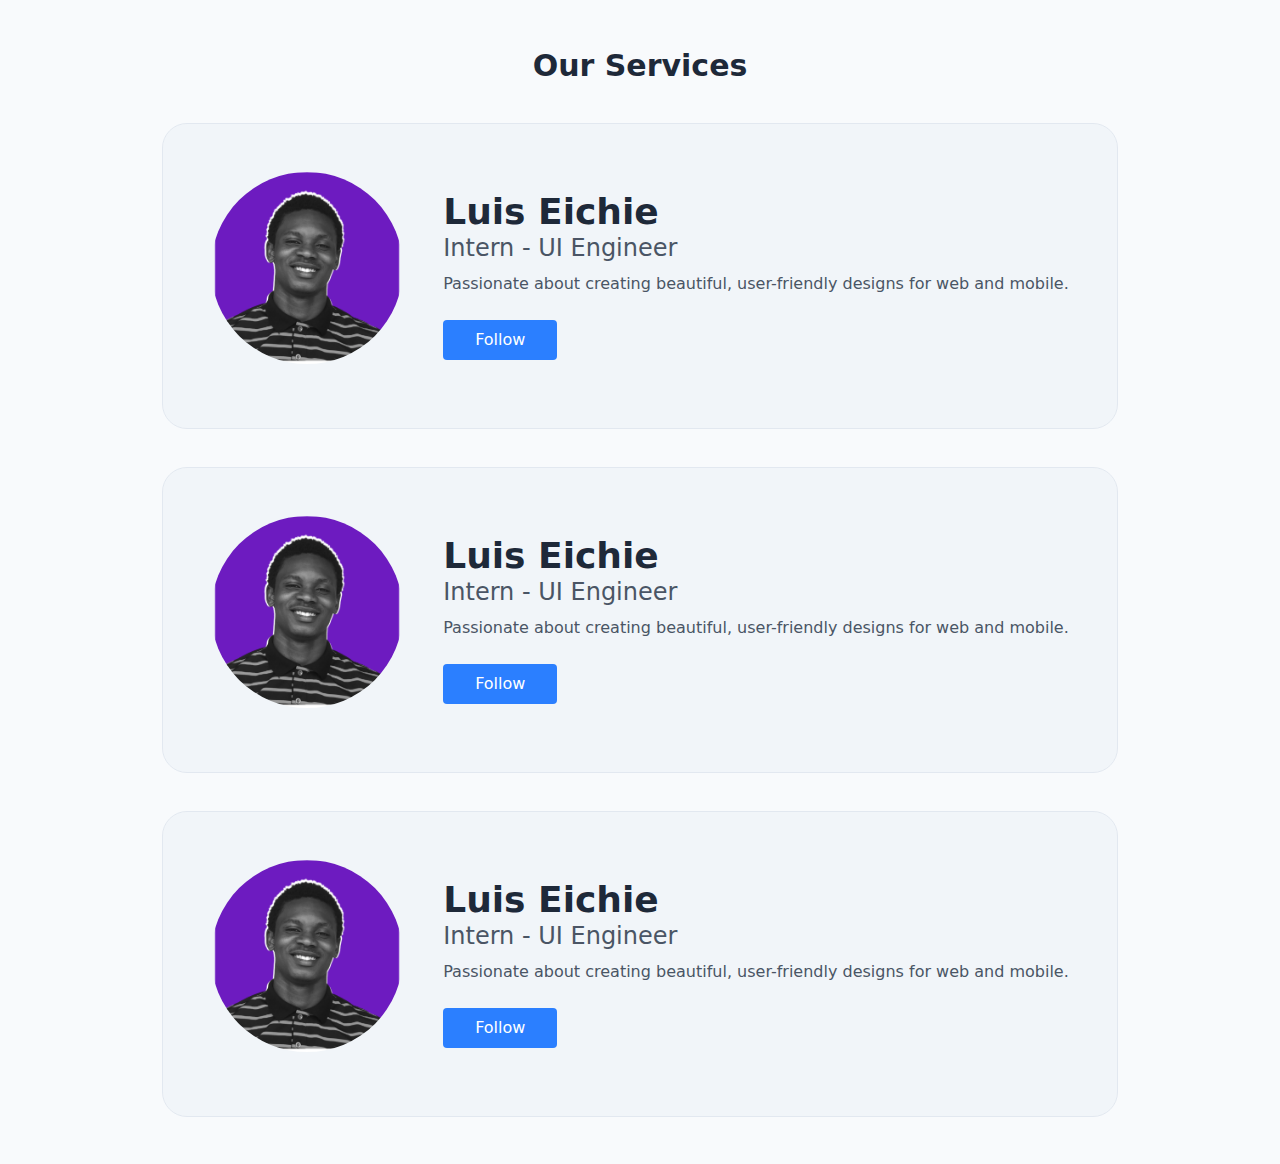
<file: 01 Day 1/src/index.html>
<!DOCTYPE html>
<html lang="en">
<head>
    <meta charset="UTF-8">
    <meta name="viewport" content="width=device-width, initial-scale=1.0">
    <link href="./output.css" rel="stylesheet">
    <title>Day 1</title>
</head>
<body class="p-12 bg-slate-50 sm:p-32">

    <div class="flex flex-col gap-10">
        <div class="flex text-center justify-center"><h2 class="text-3xl font-bold text-gray-800">Our Services</h2></div>
        
        <div class="flex flex-col gap-10">
            <!--First Card-->
            <section class="flex items-lefts justify-center"> 
                <div class="flex flex-col  md:flex-row gap-10 items-center p-12  bg-slate-100 rounded-3xl outline-1 outline-slate-200">
                    <img src="./IMG_6160 2.PNG" alt="Profile" class="rounded-full mx-auto mb-4 border-1 border-blue-500 w-48 h-48 " />
                    <div>
                        <h1 class="text-4xl font-semibold text-gray-800">Luis Eichie</h1>
                        <h2 class="text-gray-600 text-2xl mb-2">Intern - UI Engineer</h2>
                        <p class="text-gray-600 text-base mb-6">Passionate about creating beautiful, user-friendly designs for web and mobile.</p>
                        <button class="bg-blue-500 text-white px-8 py-2 rounded hover:bg-blue-600 transition">
                            Follow
                        </button>
                    </div>
                </div>
            </section>

                        <!--First Card-->
            <section class="flex items-lefts justify-center"> 
                <div class="flex flex-col md:flex-row gap-10 items-center p-12  bg-slate-100 rounded-3xl outline-1 outline-slate-200">
                    <img src="./IMG_6160 2.PNG" alt="Profile" class="rounded-full mx-auto mb-4 border-1 border-blue-500 w-48 h-48 " />
                    <div>
                        <h1 class="text-4xl font-semibold text-gray-800">Luis Eichie</h1>
                        <h2 class="text-gray-600 text-2xl mb-2">Intern - UI Engineer</h2>
                        <p class="text-gray-600 text-base mb-6">Passionate about creating beautiful, user-friendly designs for web and mobile.</p>
                        <button class="bg-blue-500 text-white px-8 py-2 rounded hover:bg-blue-600 transition">
                            Follow
                        </button>
                    </div>
                </div>
            </section>

                        <!--First Card-->
            <section class="flex items-lefts justify-center"> 
                <div class="flex flex-col md:flex-row gap-10 items-center p-12  bg-slate-100 rounded-3xl outline-1 outline-slate-200">
                    <img src="./IMG_6160 2.PNG" alt="Profile" class="rounded-full mx-auto mb-4 border-1 border-blue-500 w-48 h-48 " />
                    <div>
                        <h1 class="text-4xl font-semibold text-gray-800">Luis Eichie</h1>
                        <h2 class="text-gray-600 text-2xl mb-2">Intern - UI Engineer</h2>
                        <p class="text-gray-600 text-base mb-6">Passionate about creating beautiful, user-friendly designs for web and mobile.</p>
                        <button class="bg-blue-500 text-white px-8 py-2 rounded hover:bg-blue-600 transition">
                            Follow
                        </button>
                    </div>
                </div>
            </section>

            
        </div>
    </div>
</body>
</html>
</file>
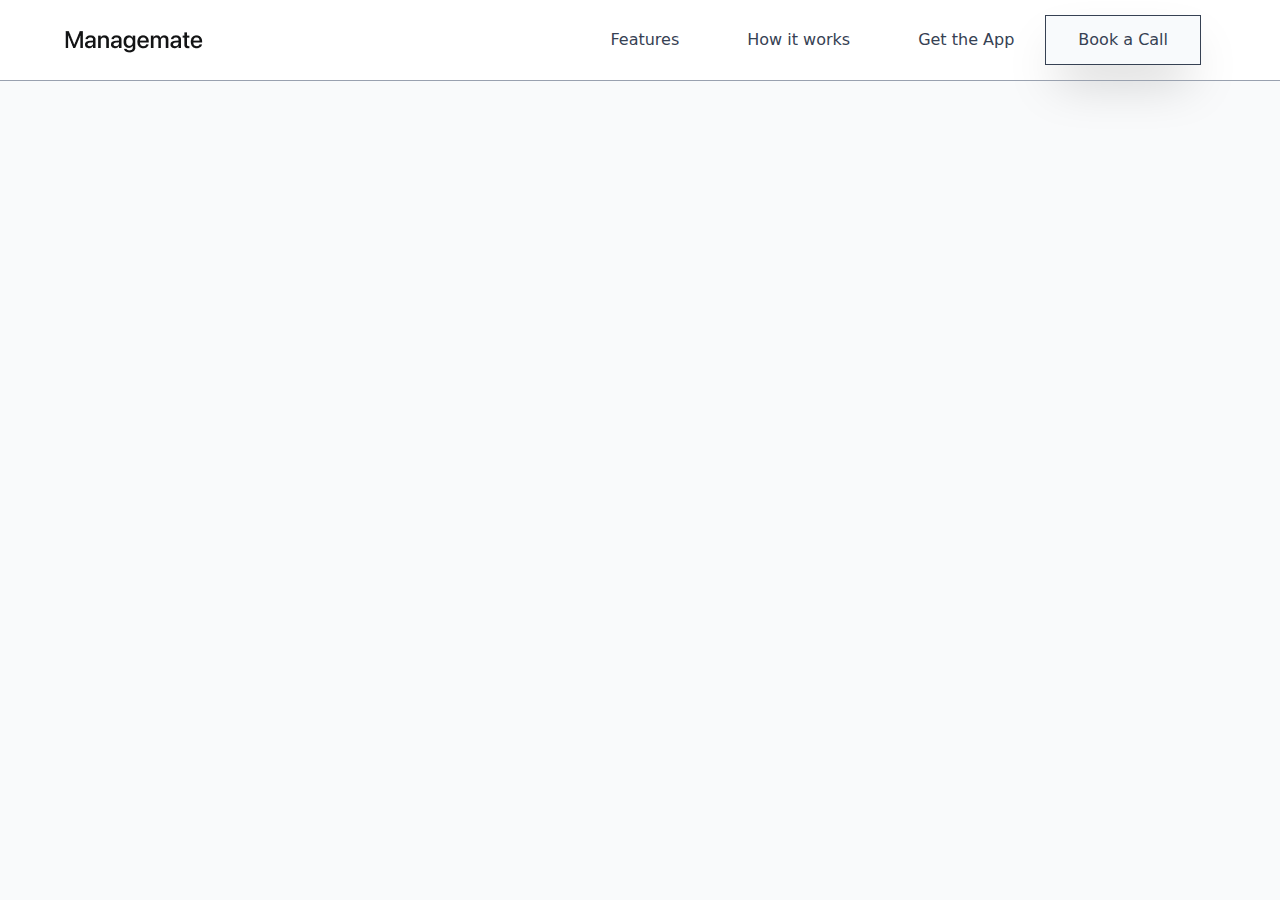
<file: 02 Day 2/src/index.html>
<!DOCTYPE html>
<html lang="en">
<head>
    <meta charset="UTF-8">
    <meta name="viewport" content="width=device-width, initial-scale=1.0">
    <link href="./output.css" rel="stylesheet">
    <title>Document</title>
</head>
<body class="bg-gray-50">
    <header class="bg-white outline-1 outline-gray-400 py-2">
        <div class=" mx-4 lg:mx-16 flex justify-between items-center gap-2">
            <img src="./logo.png">
            <div class="px-4 flex justify-between items-center h-16">
                <nav class="hidden lg:flex space-x-1">
                    <a href="#" class="text-gray-700 hover:text-blue-600 px-8 py-3 text-base">Features</a>
                    <a href="#" class="text-gray-700 hover:text-blue-600 px-8 py-3 text-base">How it works</a>
                    <a href="#" class="text-gray-700 hover:text-blue-600 px-8 py-3 text-base">Get the App</a>
                </nav>
                <button class=" px-1.5 py-1.5 text-gray-700 text-base bg-slate-50 outline-1 sm:px-8 sm:py-3 shadow-2xl hover:text-slate-100 hover:bg-blue-400">Book a Call</button>
            </div>
        </div>
    </header>
    
</body>
</html>
</file>
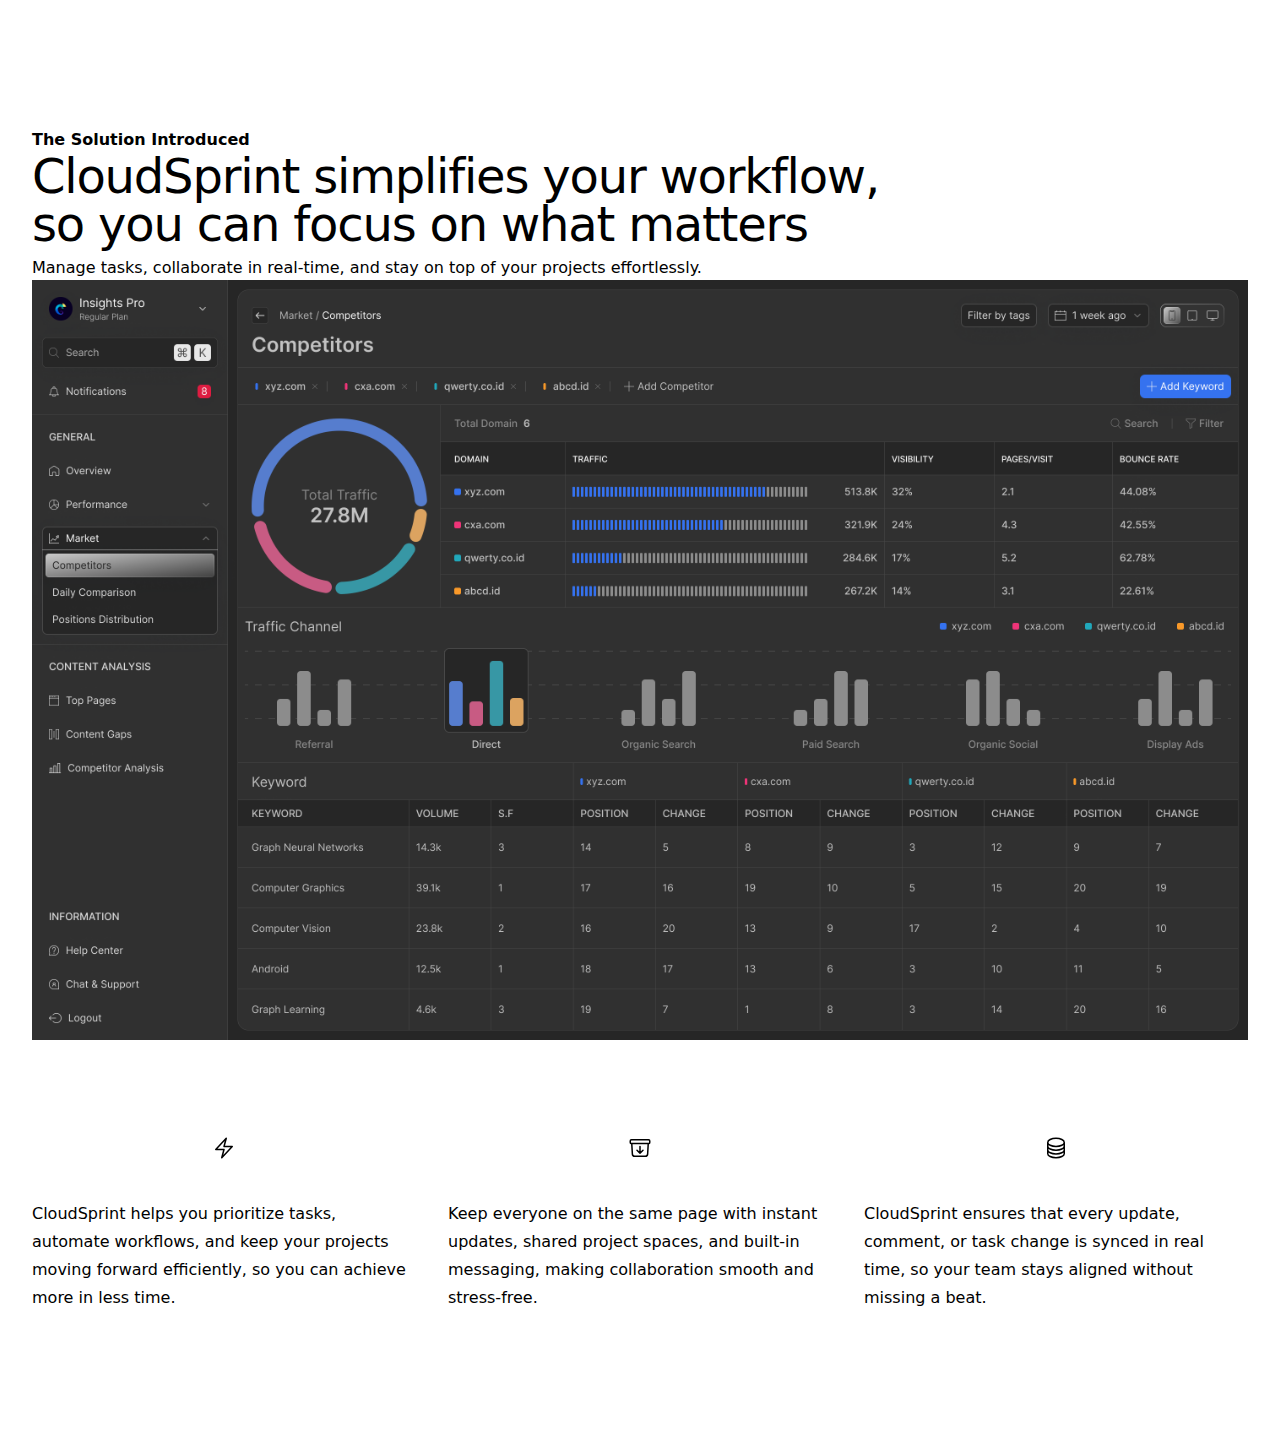
<file: 04 Day 4/src/index.html>
<!DOCTYPE html>
<html lang="en">
<head>
    <meta charset="UTF-8">
    <meta name="viewport" content="width=device-width, initial-scale=1.0">
    <title>Features Section</title>
    <link href="./output.css" rel="stylesheet">
</head>
<body>
    <div class="bg-neutral-950 py-24 sm:py-32">

        <div class="flex-col items-center gap-8  mx-auto max-w-7xl px-6 lg:px-8">

            <div class="mx-auto lg:text-left">
                <h2 class="text-xs uppercase font-semibold text-orange-400">The Solution Introduced</h2>
                <p class="mt-4 text-4xl font-normal tracking-tight text-pretty text-slate-100 sm:text-5xl lg:text-balance">CloudSprint simplifies your workflow, so you can focus on what matters</p>
                <p class="mt-2 mb-16 font-light text-base text-slate-300">Manage tasks, collaborate in real-time, and stay on top of your projects effortlessly.</p>
            </div>

            <div><img src="./Features Image.png"></div>

            <div class="mx-auto mt-16 sm:mt-20 lg:mt-24">

                <div class="grid max-w-xl grid-cols-1 gap-x-8 gap-y-10 lg:max-w-none lg:grid-cols-3 lg:gap-y-16">

                    <div class="flex gap-4">

                        <div class="w-0.5 h-auto bg-linear-to-b from-neutral-800 to-neutral-600 flex items-center"><div class="w-0.5 h-8 bg-orange-400"></div></div>

                            <div class="my-4">
                                <div class="flex size-12 items-center justify-center rounded-lg bg-linear-to-b from-neutral-800 to-neutral-700 outline-1 outline-neutral-900">
                                    <svg xmlns="http://www.w3.org/2000/svg" fill="none" viewBox="0 0 24 24" stroke-width="1.5" stroke="currentColor" class="size-6 stroke-orange-400">
                                        <path stroke-linecap="round" stroke-linejoin="round" d="m3.75 13.5 10.5-11.25L12 10.5h8.25L9.75 21.75 12 13.5H3.75Z" />
                                    </svg>
                                </div>
                                <p class="mt-2 text-2xl font-semibold text-white">Get More Done, Faster</p>
                                <div class="mt-2 text-base/7 text-gray-400">CloudSprint helps you prioritize tasks, automate workflows, and keep your projects moving forward efficiently, so you can achieve more in less time.</div>
                            </div>
                        
                    </div>

                                        <div class="flex gap-4">

                        <div class="w-0.5 h-auto bg-linear-to-b from-neutral-800 to-neutral-600 flex items-center"><div class="w-0.5 h-8 bg-orange-400"></div></div>

                            <div class="my-4">
                                <div class="flex size-12 items-center justify-center rounded-lg bg-linear-to-b from-neutral-800 to-neutral-700 outline-1 outline-neutral-900">
                                    <svg xmlns="http://www.w3.org/2000/svg" fill="none" viewBox="0 0 24 24" stroke-width="1.5" stroke="currentColor" class="size-6 stroke-orange-400">
                                     <path stroke-linecap="round" stroke-linejoin="round" d="m20.25 7.5-.625 10.632a2.25 2.25 0 0 1-2.247 2.118H6.622a2.25 2.25 0 0 1-2.247-2.118L3.75 7.5m8.25 3v6.75m0 0-3-3m3 3 3-3M3.375 7.5h17.25c.621 0 1.125-.504 1.125-1.125v-1.5c0-.621-.504-1.125-1.125-1.125H3.375c-.621 0-1.125.504-1.125 1.125v1.5c0 .621.504 1.125 1.125 1.125Z" />
                                    </svg>
                                </div>
                                <p class="mt-2 text-2xl font-semibold text-white">Work Together, Effortlessly</p>
                                <div class="mt-2 text-base/7 text-gray-400">Keep everyone on the same page with instant updates, shared project spaces, and built-in messaging, making collaboration smooth and stress-free.</div>
                            </div>
                        
                    </div>

                                        <div class="flex gap-4">

                        <div class="w-0.5 h-auto bg-linear-to-b from-neutral-800 to-neutral-600 flex items-center"><div class="w-0.5 h-8 bg-orange-400"></div></div>

                            <div class="my-4">
                                <div class="flex size-12 items-center justify-center rounded-lg bg-linear-to-b from-neutral-800 to-neutral-700 outline-1 outline-neutral-900">
                                    <svg xmlns="http://www.w3.org/2000/svg" fill="none" viewBox="0 0 24 24" stroke-width="1.5" stroke="currentColor" class="size-6 stroke-orange-400">
                                        <path stroke-linecap="round" stroke-linejoin="round" d="M20.25 6.375c0 2.278-3.694 4.125-8.25 4.125S3.75 8.653 3.75 6.375m16.5 0c0-2.278-3.694-4.125-8.25-4.125S3.75 4.097 3.75 6.375m16.5 0v11.25c0 2.278-3.694 4.125-8.25 4.125s-8.25-1.847-8.25-4.125V6.375m16.5 0v3.75m-16.5-3.75v3.75m16.5 0v3.75C20.25 16.153 16.556 18 12 18s-8.25-1.847-8.25-4.125v-3.75m16.5 0c0 2.278-3.694 4.125-8.25 4.125s-8.25-1.847-8.25-4.125" />
                                    </svg>
                                </div>
                                <p class="mt-2 text-2xl font-semibold text-white">Stay Updated, Always</p>
                                <div class="mt-2 text-base/7 text-gray-400">CloudSprint ensures that every update, comment, or task change is synced in real time, so your team stays aligned without missing a beat.</div>
                            </div>
                        
                    </div>


                    
                </div>
            </div>
        </div>
    </div>

</body>
</html>
</file>
<file: 01 Day 1/src/output.css>
/*! tailwindcss v4.1.11 | MIT License | https://tailwindcss.com */
@layer properties;
@layer theme, base, components, utilities;
@layer theme {
  :root, :host {
    --font-sans: ui-sans-serif, system-ui, sans-serif, "Apple Color Emoji",
      "Segoe UI Emoji", "Segoe UI Symbol", "Noto Color Emoji";
    --font-mono: ui-monospace, SFMono-Regular, Menlo, Monaco, Consolas, "Liberation Mono",
      "Courier New", monospace;
    --color-red-500: oklch(63.7% 0.237 25.331);
    --color-amber-100: oklch(96.2% 0.059 95.617);
    --color-amber-500: oklch(76.9% 0.188 70.08);
    --color-amber-900: oklch(41.4% 0.112 45.904);
    --color-blue-500: oklch(62.3% 0.214 259.815);
    --color-blue-600: oklch(54.6% 0.245 262.881);
    --color-slate-50: oklch(98.4% 0.003 247.858);
    --color-slate-100: oklch(96.8% 0.007 247.896);
    --color-slate-200: oklch(92.9% 0.013 255.508);
    --color-slate-300: oklch(86.9% 0.022 252.894);
    --color-slate-500: oklch(55.4% 0.046 257.417);
    --color-slate-900: oklch(20.8% 0.042 265.755);
    --color-gray-600: oklch(44.6% 0.03 256.802);
    --color-gray-800: oklch(27.8% 0.033 256.848);
    --color-white: #fff;
    --spacing: 0.25rem;
    --text-sm: 0.875rem;
    --text-sm--line-height: calc(1.25 / 0.875);
    --text-base: 1rem;
    --text-base--line-height: calc(1.5 / 1);
    --text-xl: 1.25rem;
    --text-xl--line-height: calc(1.75 / 1.25);
    --text-2xl: 1.5rem;
    --text-2xl--line-height: calc(2 / 1.5);
    --text-3xl: 1.875rem;
    --text-3xl--line-height: calc(2.25 / 1.875);
    --text-4xl: 2.25rem;
    --text-4xl--line-height: calc(2.5 / 2.25);
    --font-weight-semibold: 600;
    --font-weight-bold: 700;
    --radius-lg: 0.5rem;
    --radius-2xl: 1rem;
    --radius-3xl: 1.5rem;
    --default-transition-duration: 150ms;
    --default-transition-timing-function: cubic-bezier(0.4, 0, 0.2, 1);
    --default-font-family: var(--font-sans);
    --default-mono-font-family: var(--font-mono);
  }
}
@layer base {
  *, ::after, ::before, ::backdrop, ::file-selector-button {
    box-sizing: border-box;
    margin: 0;
    padding: 0;
    border: 0 solid;
  }
  html, :host {
    line-height: 1.5;
    -webkit-text-size-adjust: 100%;
    tab-size: 4;
    font-family: var(--default-font-family, ui-sans-serif, system-ui, sans-serif, "Apple Color Emoji", "Segoe UI Emoji", "Segoe UI Symbol", "Noto Color Emoji");
    font-feature-settings: var(--default-font-feature-settings, normal);
    font-variation-settings: var(--default-font-variation-settings, normal);
    -webkit-tap-highlight-color: transparent;
  }
  hr {
    height: 0;
    color: inherit;
    border-top-width: 1px;
  }
  abbr:where([title]) {
    -webkit-text-decoration: underline dotted;
    text-decoration: underline dotted;
  }
  h1, h2, h3, h4, h5, h6 {
    font-size: inherit;
    font-weight: inherit;
  }
  a {
    color: inherit;
    -webkit-text-decoration: inherit;
    text-decoration: inherit;
  }
  b, strong {
    font-weight: bolder;
  }
  code, kbd, samp, pre {
    font-family: var(--default-mono-font-family, ui-monospace, SFMono-Regular, Menlo, Monaco, Consolas, "Liberation Mono", "Courier New", monospace);
    font-feature-settings: var(--default-mono-font-feature-settings, normal);
    font-variation-settings: var(--default-mono-font-variation-settings, normal);
    font-size: 1em;
  }
  small {
    font-size: 80%;
  }
  sub, sup {
    font-size: 75%;
    line-height: 0;
    position: relative;
    vertical-align: baseline;
  }
  sub {
    bottom: -0.25em;
  }
  sup {
    top: -0.5em;
  }
  table {
    text-indent: 0;
    border-color: inherit;
    border-collapse: collapse;
  }
  :-moz-focusring {
    outline: auto;
  }
  progress {
    vertical-align: baseline;
  }
  summary {
    display: list-item;
  }
  ol, ul, menu {
    list-style: none;
  }
  img, svg, video, canvas, audio, iframe, embed, object {
    display: block;
    vertical-align: middle;
  }
  img, video {
    max-width: 100%;
    height: auto;
  }
  button, input, select, optgroup, textarea, ::file-selector-button {
    font: inherit;
    font-feature-settings: inherit;
    font-variation-settings: inherit;
    letter-spacing: inherit;
    color: inherit;
    border-radius: 0;
    background-color: transparent;
    opacity: 1;
  }
  :where(select:is([multiple], [size])) optgroup {
    font-weight: bolder;
  }
  :where(select:is([multiple], [size])) optgroup option {
    padding-inline-start: 20px;
  }
  ::file-selector-button {
    margin-inline-end: 4px;
  }
  ::placeholder {
    opacity: 1;
  }
  @supports (not (-webkit-appearance: -apple-pay-button))  or (contain-intrinsic-size: 1px) {
    ::placeholder {
      color: currentcolor;
      @supports (color: color-mix(in lab, red, red)) {
        color: color-mix(in oklab, currentcolor 50%, transparent);
      }
    }
  }
  textarea {
    resize: vertical;
  }
  ::-webkit-search-decoration {
    -webkit-appearance: none;
  }
  ::-webkit-date-and-time-value {
    min-height: 1lh;
    text-align: inherit;
  }
  ::-webkit-datetime-edit {
    display: inline-flex;
  }
  ::-webkit-datetime-edit-fields-wrapper {
    padding: 0;
  }
  ::-webkit-datetime-edit, ::-webkit-datetime-edit-year-field, ::-webkit-datetime-edit-month-field, ::-webkit-datetime-edit-day-field, ::-webkit-datetime-edit-hour-field, ::-webkit-datetime-edit-minute-field, ::-webkit-datetime-edit-second-field, ::-webkit-datetime-edit-millisecond-field, ::-webkit-datetime-edit-meridiem-field {
    padding-block: 0;
  }
  :-moz-ui-invalid {
    box-shadow: none;
  }
  button, input:where([type="button"], [type="reset"], [type="submit"]), ::file-selector-button {
    appearance: button;
  }
  ::-webkit-inner-spin-button, ::-webkit-outer-spin-button {
    height: auto;
  }
  [hidden]:where(:not([hidden="until-found"])) {
    display: none !important;
  }
}
@layer utilities {
  .m-32 {
    margin: calc(var(--spacing) * 32);
  }
  .mx-auto {
    margin-inline: auto;
  }
  .mb-2 {
    margin-bottom: calc(var(--spacing) * 2);
  }
  .mb-4 {
    margin-bottom: calc(var(--spacing) * 4);
  }
  .mb-6 {
    margin-bottom: calc(var(--spacing) * 6);
  }
  .flex {
    display: flex;
  }
  .h-48 {
    height: calc(var(--spacing) * 48);
  }
  .min-h-screen {
    min-height: 100vh;
  }
  .w-48 {
    width: calc(var(--spacing) * 48);
  }
  .flex-col {
    flex-direction: column;
  }
  .flex-row {
    flex-direction: row;
  }
  .items-center {
    align-items: center;
  }
  .justify-center {
    justify-content: center;
  }
  .gap-2 {
    gap: calc(var(--spacing) * 2);
  }
  .gap-10 {
    gap: calc(var(--spacing) * 10);
  }
  .gap-x-2 {
    column-gap: calc(var(--spacing) * 2);
  }
  .rounded {
    border-radius: 0.25rem;
  }
  .rounded-2xl {
    border-radius: var(--radius-2xl);
  }
  .rounded-3xl {
    border-radius: var(--radius-3xl);
  }
  .rounded-full {
    border-radius: calc(infinity * 1px);
  }
  .rounded-lg {
    border-radius: var(--radius-lg);
  }
  .border-4 {
    border-style: var(--tw-border-style);
    border-width: 4px;
  }
  .border-blue-500 {
    border-color: var(--color-blue-500);
  }
  .bg-amber-500 {
    background-color: var(--color-amber-500);
  }
  .bg-amber-900 {
    background-color: var(--color-amber-900);
  }
  .bg-blue-500 {
    background-color: var(--color-blue-500);
  }
  .bg-slate-50 {
    background-color: var(--color-slate-50);
  }
  .bg-slate-100 {
    background-color: var(--color-slate-100);
  }
  .bg-slate-200 {
    background-color: var(--color-slate-200);
  }
  .bg-slate-900 {
    background-color: var(--color-slate-900);
  }
  .object-cover {
    object-fit: cover;
  }
  .p-12 {
    padding: calc(var(--spacing) * 12);
  }
  .p-32 {
    padding: calc(var(--spacing) * 32);
  }
  .px-4 {
    padding-inline: calc(var(--spacing) * 4);
  }
  .px-8 {
    padding-inline: calc(var(--spacing) * 8);
  }
  .py-2 {
    padding-block: calc(var(--spacing) * 2);
  }
  .text-2xl {
    font-size: var(--text-2xl);
    line-height: var(--tw-leading, var(--text-2xl--line-height));
  }
  .text-3xl {
    font-size: var(--text-3xl);
    line-height: var(--tw-leading, var(--text-3xl--line-height));
  }
  .text-4xl {
    font-size: var(--text-4xl);
    line-height: var(--tw-leading, var(--text-4xl--line-height));
  }
  .text-base {
    font-size: var(--text-base);
    line-height: var(--tw-leading, var(--text-base--line-height));
  }
  .text-sm {
    font-size: var(--text-sm);
    line-height: var(--tw-leading, var(--text-sm--line-height));
  }
  .text-xl {
    font-size: var(--text-xl);
    line-height: var(--tw-leading, var(--text-xl--line-height));
  }
  .font-bold {
    --tw-font-weight: var(--font-weight-bold);
    font-weight: var(--font-weight-bold);
  }
  .font-semibold {
    --tw-font-weight: var(--font-weight-semibold);
    font-weight: var(--font-weight-semibold);
  }
  .text-gray-600 {
    color: var(--color-gray-600);
  }
  .text-gray-800 {
    color: var(--color-gray-800);
  }
  .text-white {
    color: var(--color-white);
  }
  .underline {
    text-decoration-line: underline;
  }
  .outline {
    outline-style: var(--tw-outline-style);
    outline-width: 1px;
  }
  .outline-1 {
    outline-style: var(--tw-outline-style);
    outline-width: 1px;
  }
  .outline-2 {
    outline-style: var(--tw-outline-style);
    outline-width: 2px;
  }
  .outline-blue-500 {
    outline-color: var(--color-blue-500);
  }
  .outline-red-500 {
    outline-color: var(--color-red-500);
  }
  .outline-slate-200 {
    outline-color: var(--color-slate-200);
  }
  .outline-slate-300 {
    outline-color: var(--color-slate-300);
  }
  .outline-slate-500 {
    outline-color: var(--color-slate-500);
  }
  .transition {
    transition-property: color, background-color, border-color, outline-color, text-decoration-color, fill, stroke, --tw-gradient-from, --tw-gradient-via, --tw-gradient-to, opacity, box-shadow, transform, translate, scale, rotate, filter, -webkit-backdrop-filter, backdrop-filter, display, visibility, content-visibility, overlay, pointer-events;
    transition-timing-function: var(--tw-ease, var(--default-transition-timing-function));
    transition-duration: var(--tw-duration, var(--default-transition-duration));
  }
  .hover\:bg-blue-600 {
    &:hover {
      @media (hover: hover) {
        background-color: var(--color-blue-600);
      }
    }
  }
  .sm\:flex-col {
    @media (width >= 40rem) {
      flex-direction: column;
    }
  }
  .sm\:items-center {
    @media (width >= 40rem) {
      align-items: center;
    }
  }
  .md\:flex-col {
    @media (width >= 48rem) {
      flex-direction: column;
    }
  }
  .md\:flex-row {
    @media (width >= 48rem) {
      flex-direction: row;
    }
  }
  .lg\:flex-row {
    @media (width >= 64rem) {
      flex-direction: row;
    }
  }
}
@property --tw-border-style {
  syntax: "*";
  inherits: false;
  initial-value: solid;
}
@property --tw-font-weight {
  syntax: "*";
  inherits: false;
}
@property --tw-outline-style {
  syntax: "*";
  inherits: false;
  initial-value: solid;
}
@layer properties {
  @supports ((-webkit-hyphens: none) and (not (margin-trim: inline))) or ((-moz-orient: inline) and (not (color:rgb(from red r g b)))) {
    *, ::before, ::after, ::backdrop {
      --tw-border-style: solid;
      --tw-font-weight: initial;
      --tw-outline-style: solid;
    }
  }
}
</file>
<file: 02 Day 2/src/output.css>
/*! tailwindcss v4.1.12 | MIT License | https://tailwindcss.com */
@layer properties;
@layer theme, base, components, utilities;
@layer theme {
  :root, :host {
    --font-sans: ui-sans-serif, system-ui, sans-serif, "Apple Color Emoji",
      "Segoe UI Emoji", "Segoe UI Symbol", "Noto Color Emoji";
    --font-mono: ui-monospace, SFMono-Regular, Menlo, Monaco, Consolas, "Liberation Mono",
      "Courier New", monospace;
    --color-red-800: oklch(44.4% 0.177 26.899);
    --color-blue-400: oklch(70.7% 0.165 254.624);
    --color-blue-600: oklch(54.6% 0.245 262.881);
    --color-slate-50: oklch(98.4% 0.003 247.858);
    --color-slate-100: oklch(96.8% 0.007 247.896);
    --color-gray-50: oklch(98.5% 0.002 247.839);
    --color-gray-100: oklch(96.7% 0.003 264.542);
    --color-gray-400: oklch(70.7% 0.022 261.325);
    --color-gray-700: oklch(37.3% 0.034 259.733);
    --color-white: #fff;
    --spacing: 0.25rem;
    --container-2xl: 42rem;
    --container-4xl: 56rem;
    --container-6xl: 72rem;
    --text-sm: 0.875rem;
    --text-sm--line-height: calc(1.25 / 0.875);
    --text-base: 1rem;
    --text-base--line-height: calc(1.5 / 1);
    --default-font-family: var(--font-sans);
    --default-mono-font-family: var(--font-mono);
  }
}
@layer base {
  *, ::after, ::before, ::backdrop, ::file-selector-button {
    box-sizing: border-box;
    margin: 0;
    padding: 0;
    border: 0 solid;
  }
  html, :host {
    line-height: 1.5;
    -webkit-text-size-adjust: 100%;
    tab-size: 4;
    font-family: var(--default-font-family, ui-sans-serif, system-ui, sans-serif, "Apple Color Emoji", "Segoe UI Emoji", "Segoe UI Symbol", "Noto Color Emoji");
    font-feature-settings: var(--default-font-feature-settings, normal);
    font-variation-settings: var(--default-font-variation-settings, normal);
    -webkit-tap-highlight-color: transparent;
  }
  hr {
    height: 0;
    color: inherit;
    border-top-width: 1px;
  }
  abbr:where([title]) {
    -webkit-text-decoration: underline dotted;
    text-decoration: underline dotted;
  }
  h1, h2, h3, h4, h5, h6 {
    font-size: inherit;
    font-weight: inherit;
  }
  a {
    color: inherit;
    -webkit-text-decoration: inherit;
    text-decoration: inherit;
  }
  b, strong {
    font-weight: bolder;
  }
  code, kbd, samp, pre {
    font-family: var(--default-mono-font-family, ui-monospace, SFMono-Regular, Menlo, Monaco, Consolas, "Liberation Mono", "Courier New", monospace);
    font-feature-settings: var(--default-mono-font-feature-settings, normal);
    font-variation-settings: var(--default-mono-font-variation-settings, normal);
    font-size: 1em;
  }
  small {
    font-size: 80%;
  }
  sub, sup {
    font-size: 75%;
    line-height: 0;
    position: relative;
    vertical-align: baseline;
  }
  sub {
    bottom: -0.25em;
  }
  sup {
    top: -0.5em;
  }
  table {
    text-indent: 0;
    border-color: inherit;
    border-collapse: collapse;
  }
  :-moz-focusring {
    outline: auto;
  }
  progress {
    vertical-align: baseline;
  }
  summary {
    display: list-item;
  }
  ol, ul, menu {
    list-style: none;
  }
  img, svg, video, canvas, audio, iframe, embed, object {
    display: block;
    vertical-align: middle;
  }
  img, video {
    max-width: 100%;
    height: auto;
  }
  button, input, select, optgroup, textarea, ::file-selector-button {
    font: inherit;
    font-feature-settings: inherit;
    font-variation-settings: inherit;
    letter-spacing: inherit;
    color: inherit;
    border-radius: 0;
    background-color: transparent;
    opacity: 1;
  }
  :where(select:is([multiple], [size])) optgroup {
    font-weight: bolder;
  }
  :where(select:is([multiple], [size])) optgroup option {
    padding-inline-start: 20px;
  }
  ::file-selector-button {
    margin-inline-end: 4px;
  }
  ::placeholder {
    opacity: 1;
  }
  @supports (not (-webkit-appearance: -apple-pay-button))  or (contain-intrinsic-size: 1px) {
    ::placeholder {
      color: currentcolor;
      @supports (color: color-mix(in lab, red, red)) {
        color: color-mix(in oklab, currentcolor 50%, transparent);
      }
    }
  }
  textarea {
    resize: vertical;
  }
  ::-webkit-search-decoration {
    -webkit-appearance: none;
  }
  ::-webkit-date-and-time-value {
    min-height: 1lh;
    text-align: inherit;
  }
  ::-webkit-datetime-edit {
    display: inline-flex;
  }
  ::-webkit-datetime-edit-fields-wrapper {
    padding: 0;
  }
  ::-webkit-datetime-edit, ::-webkit-datetime-edit-year-field, ::-webkit-datetime-edit-month-field, ::-webkit-datetime-edit-day-field, ::-webkit-datetime-edit-hour-field, ::-webkit-datetime-edit-minute-field, ::-webkit-datetime-edit-second-field, ::-webkit-datetime-edit-millisecond-field, ::-webkit-datetime-edit-meridiem-field {
    padding-block: 0;
  }
  ::-webkit-calendar-picker-indicator {
    line-height: 1;
  }
  :-moz-ui-invalid {
    box-shadow: none;
  }
  button, input:where([type="button"], [type="reset"], [type="submit"]), ::file-selector-button {
    appearance: button;
  }
  ::-webkit-inner-spin-button, ::-webkit-outer-spin-button {
    height: auto;
  }
  [hidden]:where(:not([hidden="until-found"])) {
    display: none !important;
  }
}
@layer utilities {
  .m-32 {
    margin: calc(var(--spacing) * 32);
  }
  .mx-4 {
    margin-inline: calc(var(--spacing) * 4);
  }
  .mx-16 {
    margin-inline: calc(var(--spacing) * 16);
  }
  .mx-32 {
    margin-inline: calc(var(--spacing) * 32);
  }
  .mx-auto {
    margin-inline: auto;
  }
  .flex {
    display: flex;
  }
  .hidden {
    display: none;
  }
  .h-16 {
    height: calc(var(--spacing) * 16);
  }
  .max-w-2xl {
    max-width: var(--container-2xl);
  }
  .max-w-4xl {
    max-width: var(--container-4xl);
  }
  .max-w-6xl {
    max-width: var(--container-6xl);
  }
  .max-w-full {
    max-width: 100%;
  }
  .content-between {
    align-content: space-between;
  }
  .items-center {
    align-items: center;
  }
  .justify-between {
    justify-content: space-between;
  }
  .justify-center {
    justify-content: center;
  }
  .justify-items-stretch {
    justify-items: stretch;
  }
  .gap-2 {
    gap: calc(var(--spacing) * 2);
  }
  .space-x-1 {
    :where(& > :not(:last-child)) {
      --tw-space-x-reverse: 0;
      margin-inline-start: calc(calc(var(--spacing) * 1) * var(--tw-space-x-reverse));
      margin-inline-end: calc(calc(var(--spacing) * 1) * calc(1 - var(--tw-space-x-reverse)));
    }
  }
  .space-x-2 {
    :where(& > :not(:last-child)) {
      --tw-space-x-reverse: 0;
      margin-inline-start: calc(calc(var(--spacing) * 2) * var(--tw-space-x-reverse));
      margin-inline-end: calc(calc(var(--spacing) * 2) * calc(1 - var(--tw-space-x-reverse)));
    }
  }
  .space-x-4 {
    :where(& > :not(:last-child)) {
      --tw-space-x-reverse: 0;
      margin-inline-start: calc(calc(var(--spacing) * 4) * var(--tw-space-x-reverse));
      margin-inline-end: calc(calc(var(--spacing) * 4) * calc(1 - var(--tw-space-x-reverse)));
    }
  }
  .space-x-6 {
    :where(& > :not(:last-child)) {
      --tw-space-x-reverse: 0;
      margin-inline-start: calc(calc(var(--spacing) * 6) * var(--tw-space-x-reverse));
      margin-inline-end: calc(calc(var(--spacing) * 6) * calc(1 - var(--tw-space-x-reverse)));
    }
  }
  .bg-blue-400 {
    background-color: var(--color-blue-400);
  }
  .bg-gray-50 {
    background-color: var(--color-gray-50);
  }
  .bg-gray-100 {
    background-color: var(--color-gray-100);
  }
  .bg-slate-50 {
    background-color: var(--color-slate-50);
  }
  .bg-slate-100 {
    background-color: var(--color-slate-100);
  }
  .bg-white {
    background-color: var(--color-white);
  }
  .p-8 {
    padding: calc(var(--spacing) * 8);
  }
  .px-1 {
    padding-inline: calc(var(--spacing) * 1);
  }
  .px-1\.5 {
    padding-inline: calc(var(--spacing) * 1.5);
  }
  .px-2 {
    padding-inline: calc(var(--spacing) * 2);
  }
  .px-4 {
    padding-inline: calc(var(--spacing) * 4);
  }
  .px-8 {
    padding-inline: calc(var(--spacing) * 8);
  }
  .py-1\.5 {
    padding-block: calc(var(--spacing) * 1.5);
  }
  .py-2 {
    padding-block: calc(var(--spacing) * 2);
  }
  .py-3 {
    padding-block: calc(var(--spacing) * 3);
  }
  .py-4 {
    padding-block: calc(var(--spacing) * 4);
  }
  .py-8 {
    padding-block: calc(var(--spacing) * 8);
  }
  .text-base {
    font-size: var(--text-base);
    line-height: var(--tw-leading, var(--text-base--line-height));
  }
  .text-sm {
    font-size: var(--text-sm);
    line-height: var(--tw-leading, var(--text-sm--line-height));
  }
  .text-gray-700 {
    color: var(--color-gray-700);
  }
  .shadow-2xl\/30 {
    --tw-shadow-alpha: 30%;
    --tw-shadow: 0 25px 50px -12px var(--tw-shadow-color, oklab(from rgb(0 0 0 / 0.25) l a b / 30%));
    box-shadow: var(--tw-inset-shadow), var(--tw-inset-ring-shadow), var(--tw-ring-offset-shadow), var(--tw-ring-shadow), var(--tw-shadow);
  }
  .shadow-xl\/30 {
    --tw-shadow-alpha: 30%;
    --tw-shadow: 0 20px 25px -5px var(--tw-shadow-color, oklab(from rgb(0 0 0 / 0.1) l a b / 30%)), 0 8px 10px -6px var(--tw-shadow-color, oklab(from rgb(0 0 0 / 0.1) l a b / 30%));
    box-shadow: var(--tw-inset-shadow), var(--tw-inset-ring-shadow), var(--tw-ring-offset-shadow), var(--tw-ring-shadow), var(--tw-shadow);
  }
  .shadow-2xl {
    --tw-shadow: 0 25px 50px -12px var(--tw-shadow-color, rgb(0 0 0 / 0.25));
    box-shadow: var(--tw-inset-shadow), var(--tw-inset-ring-shadow), var(--tw-ring-offset-shadow), var(--tw-ring-shadow), var(--tw-shadow);
  }
  .shadow-lg {
    --tw-shadow: 0 10px 15px -3px var(--tw-shadow-color, rgb(0 0 0 / 0.1)), 0 4px 6px -4px var(--tw-shadow-color, rgb(0 0 0 / 0.1));
    box-shadow: var(--tw-inset-shadow), var(--tw-inset-ring-shadow), var(--tw-ring-offset-shadow), var(--tw-ring-shadow), var(--tw-shadow);
  }
  .shadow-md {
    --tw-shadow: 0 4px 6px -1px var(--tw-shadow-color, rgb(0 0 0 / 0.1)), 0 2px 4px -2px var(--tw-shadow-color, rgb(0 0 0 / 0.1));
    box-shadow: var(--tw-inset-shadow), var(--tw-inset-ring-shadow), var(--tw-ring-offset-shadow), var(--tw-ring-shadow), var(--tw-shadow);
  }
  .shadow-sm {
    --tw-shadow: 0 1px 3px 0 var(--tw-shadow-color, rgb(0 0 0 / 0.1)), 0 1px 2px -1px var(--tw-shadow-color, rgb(0 0 0 / 0.1));
    box-shadow: var(--tw-inset-shadow), var(--tw-inset-ring-shadow), var(--tw-ring-offset-shadow), var(--tw-ring-shadow), var(--tw-shadow);
  }
  .shadow-blue-400 {
    --tw-shadow-color: oklch(70.7% 0.165 254.624);
    @supports (color: color-mix(in lab, red, red)) {
      --tw-shadow-color: color-mix(in oklab, var(--color-blue-400) var(--tw-shadow-alpha), transparent);
    }
  }
  .shadow-red-800 {
    --tw-shadow-color: oklch(44.4% 0.177 26.899);
    @supports (color: color-mix(in lab, red, red)) {
      --tw-shadow-color: color-mix(in oklab, var(--color-red-800) var(--tw-shadow-alpha), transparent);
    }
  }
  .outline {
    outline-style: var(--tw-outline-style);
    outline-width: 1px;
  }
  .outline-1 {
    outline-style: var(--tw-outline-style);
    outline-width: 1px;
  }
  .outline-2 {
    outline-style: var(--tw-outline-style);
    outline-width: 2px;
  }
  .outline-gray-400 {
    outline-color: var(--color-gray-400);
  }
  .hover\:bg-blue-400 {
    &:hover {
      @media (hover: hover) {
        background-color: var(--color-blue-400);
      }
    }
  }
  .hover\:text-blue-600 {
    &:hover {
      @media (hover: hover) {
        color: var(--color-blue-600);
      }
    }
  }
  .hover\:text-slate-100 {
    &:hover {
      @media (hover: hover) {
        color: var(--color-slate-100);
      }
    }
  }
  .focus\:outline-none {
    &:focus {
      --tw-outline-style: none;
      outline-style: none;
    }
  }
  .sm\:mx-16 {
    @media (width >= 40rem) {
      margin-inline: calc(var(--spacing) * 16);
    }
  }
  .sm\:px-8 {
    @media (width >= 40rem) {
      padding-inline: calc(var(--spacing) * 8);
    }
  }
  .sm\:py-3 {
    @media (width >= 40rem) {
      padding-block: calc(var(--spacing) * 3);
    }
  }
  .sm\:text-gray-700 {
    @media (width >= 40rem) {
      color: var(--color-gray-700);
    }
  }
  .md\:flex {
    @media (width >= 48rem) {
      display: flex;
    }
  }
  .md\:hidden {
    @media (width >= 48rem) {
      display: none;
    }
  }
  .lg\:mx-16 {
    @media (width >= 64rem) {
      margin-inline: calc(var(--spacing) * 16);
    }
  }
  .lg\:flex {
    @media (width >= 64rem) {
      display: flex;
    }
  }
}
@property --tw-space-x-reverse {
  syntax: "*";
  inherits: false;
  initial-value: 0;
}
@property --tw-shadow {
  syntax: "*";
  inherits: false;
  initial-value: 0 0 #0000;
}
@property --tw-shadow-color {
  syntax: "*";
  inherits: false;
}
@property --tw-shadow-alpha {
  syntax: "<percentage>";
  inherits: false;
  initial-value: 100%;
}
@property --tw-inset-shadow {
  syntax: "*";
  inherits: false;
  initial-value: 0 0 #0000;
}
@property --tw-inset-shadow-color {
  syntax: "*";
  inherits: false;
}
@property --tw-inset-shadow-alpha {
  syntax: "<percentage>";
  inherits: false;
  initial-value: 100%;
}
@property --tw-ring-color {
  syntax: "*";
  inherits: false;
}
@property --tw-ring-shadow {
  syntax: "*";
  inherits: false;
  initial-value: 0 0 #0000;
}
@property --tw-inset-ring-color {
  syntax: "*";
  inherits: false;
}
@property --tw-inset-ring-shadow {
  syntax: "*";
  inherits: false;
  initial-value: 0 0 #0000;
}
@property --tw-ring-inset {
  syntax: "*";
  inherits: false;
}
@property --tw-ring-offset-width {
  syntax: "<length>";
  inherits: false;
  initial-value: 0px;
}
@property --tw-ring-offset-color {
  syntax: "*";
  inherits: false;
  initial-value: #fff;
}
@property --tw-ring-offset-shadow {
  syntax: "*";
  inherits: false;
  initial-value: 0 0 #0000;
}
@property --tw-outline-style {
  syntax: "*";
  inherits: false;
  initial-value: solid;
}
@layer properties {
  @supports ((-webkit-hyphens: none) and (not (margin-trim: inline))) or ((-moz-orient: inline) and (not (color:rgb(from red r g b)))) {
    *, ::before, ::after, ::backdrop {
      --tw-space-x-reverse: 0;
      --tw-shadow: 0 0 #0000;
      --tw-shadow-color: initial;
      --tw-shadow-alpha: 100%;
      --tw-inset-shadow: 0 0 #0000;
      --tw-inset-shadow-color: initial;
      --tw-inset-shadow-alpha: 100%;
      --tw-ring-color: initial;
      --tw-ring-shadow: 0 0 #0000;
      --tw-inset-ring-color: initial;
      --tw-inset-ring-shadow: 0 0 #0000;
      --tw-ring-inset: initial;
      --tw-ring-offset-width: 0px;
      --tw-ring-offset-color: #fff;
      --tw-ring-offset-shadow: 0 0 #0000;
      --tw-outline-style: solid;
    }
  }
}
</file>
<file: 04 Day 4/src/output.css>
/*! tailwindcss v4.1.12 | MIT License | https://tailwindcss.com */
@layer properties;
@layer theme, base, components, utilities;
@layer theme {
  :root, :host {
    --font-sans: ui-sans-serif, system-ui, sans-serif, "Apple Color Emoji",
      "Segoe UI Emoji", "Segoe UI Symbol", "Noto Color Emoji";
    --font-mono: ui-monospace, SFMono-Regular, Menlo, Monaco, Consolas, "Liberation Mono",
      "Courier New", monospace;
    --color-red-50: oklch(97.1% 0.013 17.38);
    --color-orange-600: oklch(64.6% 0.222 41.116);
    --color-amber-200: oklch(92.4% 0.12 95.746);
    --color-amber-300: oklch(87.9% 0.169 91.605);
    --color-amber-400: oklch(82.8% 0.189 84.429);
    --color-indigo-600: oklch(51.1% 0.262 276.966);
    --color-gray-600: oklch(44.6% 0.03 256.802);
    --color-gray-700: oklch(37.3% 0.034 259.733);
    --color-gray-900: oklch(21% 0.034 264.665);
    --color-white: #fff;
    --spacing: 0.25rem;
    --container-xl: 36rem;
    --container-2xl: 42rem;
    --container-4xl: 56rem;
    --container-7xl: 80rem;
    --text-base: 1rem;
    --text-lg: 1.125rem;
    --text-4xl: 2.25rem;
    --text-4xl--line-height: calc(2.5 / 2.25);
    --text-5xl: 3rem;
    --text-5xl--line-height: 1;
    --font-weight-semibold: 600;
    --tracking-tight: -0.025em;
    --radius-lg: 0.5rem;
    --default-font-family: var(--font-sans);
    --default-mono-font-family: var(--font-mono);
  }
}
@layer base {
  *, ::after, ::before, ::backdrop, ::file-selector-button {
    box-sizing: border-box;
    margin: 0;
    padding: 0;
    border: 0 solid;
  }
  html, :host {
    line-height: 1.5;
    -webkit-text-size-adjust: 100%;
    tab-size: 4;
    font-family: var(--default-font-family, ui-sans-serif, system-ui, sans-serif, "Apple Color Emoji", "Segoe UI Emoji", "Segoe UI Symbol", "Noto Color Emoji");
    font-feature-settings: var(--default-font-feature-settings, normal);
    font-variation-settings: var(--default-font-variation-settings, normal);
    -webkit-tap-highlight-color: transparent;
  }
  hr {
    height: 0;
    color: inherit;
    border-top-width: 1px;
  }
  abbr:where([title]) {
    -webkit-text-decoration: underline dotted;
    text-decoration: underline dotted;
  }
  h1, h2, h3, h4, h5, h6 {
    font-size: inherit;
    font-weight: inherit;
  }
  a {
    color: inherit;
    -webkit-text-decoration: inherit;
    text-decoration: inherit;
  }
  b, strong {
    font-weight: bolder;
  }
  code, kbd, samp, pre {
    font-family: var(--default-mono-font-family, ui-monospace, SFMono-Regular, Menlo, Monaco, Consolas, "Liberation Mono", "Courier New", monospace);
    font-feature-settings: var(--default-mono-font-feature-settings, normal);
    font-variation-settings: var(--default-mono-font-variation-settings, normal);
    font-size: 1em;
  }
  small {
    font-size: 80%;
  }
  sub, sup {
    font-size: 75%;
    line-height: 0;
    position: relative;
    vertical-align: baseline;
  }
  sub {
    bottom: -0.25em;
  }
  sup {
    top: -0.5em;
  }
  table {
    text-indent: 0;
    border-color: inherit;
    border-collapse: collapse;
  }
  :-moz-focusring {
    outline: auto;
  }
  progress {
    vertical-align: baseline;
  }
  summary {
    display: list-item;
  }
  ol, ul, menu {
    list-style: none;
  }
  img, svg, video, canvas, audio, iframe, embed, object {
    display: block;
    vertical-align: middle;
  }
  img, video {
    max-width: 100%;
    height: auto;
  }
  button, input, select, optgroup, textarea, ::file-selector-button {
    font: inherit;
    font-feature-settings: inherit;
    font-variation-settings: inherit;
    letter-spacing: inherit;
    color: inherit;
    border-radius: 0;
    background-color: transparent;
    opacity: 1;
  }
  :where(select:is([multiple], [size])) optgroup {
    font-weight: bolder;
  }
  :where(select:is([multiple], [size])) optgroup option {
    padding-inline-start: 20px;
  }
  ::file-selector-button {
    margin-inline-end: 4px;
  }
  ::placeholder {
    opacity: 1;
  }
  @supports (not (-webkit-appearance: -apple-pay-button))  or (contain-intrinsic-size: 1px) {
    ::placeholder {
      color: currentcolor;
      @supports (color: color-mix(in lab, red, red)) {
        color: color-mix(in oklab, currentcolor 50%, transparent);
      }
    }
  }
  textarea {
    resize: vertical;
  }
  ::-webkit-search-decoration {
    -webkit-appearance: none;
  }
  ::-webkit-date-and-time-value {
    min-height: 1lh;
    text-align: inherit;
  }
  ::-webkit-datetime-edit {
    display: inline-flex;
  }
  ::-webkit-datetime-edit-fields-wrapper {
    padding: 0;
  }
  ::-webkit-datetime-edit, ::-webkit-datetime-edit-year-field, ::-webkit-datetime-edit-month-field, ::-webkit-datetime-edit-day-field, ::-webkit-datetime-edit-hour-field, ::-webkit-datetime-edit-minute-field, ::-webkit-datetime-edit-second-field, ::-webkit-datetime-edit-millisecond-field, ::-webkit-datetime-edit-meridiem-field {
    padding-block: 0;
  }
  ::-webkit-calendar-picker-indicator {
    line-height: 1;
  }
  :-moz-ui-invalid {
    box-shadow: none;
  }
  button, input:where([type="button"], [type="reset"], [type="submit"]), ::file-selector-button {
    appearance: button;
  }
  ::-webkit-inner-spin-button, ::-webkit-outer-spin-button {
    height: auto;
  }
  [hidden]:where(:not([hidden="until-found"])) {
    display: none !important;
  }
}
@layer utilities {
  .absolute {
    position: absolute;
  }
  .relative {
    position: relative;
  }
  .top-0 {
    top: calc(var(--spacing) * 0);
  }
  .left-0 {
    left: calc(var(--spacing) * 0);
  }
  .mx-auto {
    margin-inline: auto;
  }
  .mt-2 {
    margin-top: calc(var(--spacing) * 2);
  }
  .mt-6 {
    margin-top: calc(var(--spacing) * 6);
  }
  .mt-16 {
    margin-top: calc(var(--spacing) * 16);
  }
  .flex {
    display: flex;
  }
  .grid {
    display: grid;
  }
  .size-6 {
    width: calc(var(--spacing) * 6);
    height: calc(var(--spacing) * 6);
  }
  .size-10 {
    width: calc(var(--spacing) * 10);
    height: calc(var(--spacing) * 10);
  }
  .max-w-2xl {
    max-width: var(--container-2xl);
  }
  .max-w-7xl {
    max-width: var(--container-7xl);
  }
  .max-w-xl {
    max-width: var(--container-xl);
  }
  .grid-cols-1 {
    grid-template-columns: repeat(1, minmax(0, 1fr));
  }
  .flex-col {
    flex-direction: column;
  }
  .flex-row {
    flex-direction: row;
  }
  .items-center {
    align-items: center;
  }
  .justify-center {
    justify-content: center;
  }
  .gap-x-8 {
    column-gap: calc(var(--spacing) * 8);
  }
  .gap-y-10 {
    row-gap: calc(var(--spacing) * 10);
  }
  .rounded-lg {
    border-radius: var(--radius-lg);
  }
  .bg-indigo-600 {
    background-color: var(--color-indigo-600);
  }
  .bg-white {
    background-color: var(--color-white);
  }
  .fill-amber-400 {
    fill: var(--color-amber-400);
  }
  .stroke-orange-600 {
    stroke: var(--color-orange-600);
  }
  .stroke-red-50 {
    stroke: var(--color-red-50);
  }
  .px-6 {
    padding-inline: calc(var(--spacing) * 6);
  }
  .py-24 {
    padding-block: calc(var(--spacing) * 24);
  }
  .pl-16 {
    padding-left: calc(var(--spacing) * 16);
  }
  .text-4xl {
    font-size: var(--text-4xl);
    line-height: var(--tw-leading, var(--text-4xl--line-height));
  }
  .text-base\/7 {
    font-size: var(--text-base);
    line-height: calc(var(--spacing) * 7);
  }
  .text-lg\/8 {
    font-size: var(--text-lg);
    line-height: calc(var(--spacing) * 8);
  }
  .font-semibold {
    --tw-font-weight: var(--font-weight-semibold);
    font-weight: var(--font-weight-semibold);
  }
  .tracking-tight {
    --tw-tracking: var(--tracking-tight);
    letter-spacing: var(--tracking-tight);
  }
  .text-pretty {
    text-wrap: pretty;
  }
  .text-amber-200 {
    color: var(--color-amber-200);
  }
  .text-amber-300 {
    color: var(--color-amber-300);
  }
  .text-gray-600 {
    color: var(--color-gray-600);
  }
  .text-gray-700 {
    color: var(--color-gray-700);
  }
  .text-gray-900 {
    color: var(--color-gray-900);
  }
  .text-indigo-600 {
    color: var(--color-indigo-600);
  }
  .text-white {
    color: var(--color-white);
  }
  .sm\:mt-20 {
    @media (width >= 40rem) {
      margin-top: calc(var(--spacing) * 20);
    }
  }
  .sm\:py-32 {
    @media (width >= 40rem) {
      padding-block: calc(var(--spacing) * 32);
    }
  }
  .sm\:text-5xl {
    @media (width >= 40rem) {
      font-size: var(--text-5xl);
      line-height: var(--tw-leading, var(--text-5xl--line-height));
    }
  }
  .lg\:mt-24 {
    @media (width >= 64rem) {
      margin-top: calc(var(--spacing) * 24);
    }
  }
  .lg\:max-w-4xl {
    @media (width >= 64rem) {
      max-width: var(--container-4xl);
    }
  }
  .lg\:max-w-none {
    @media (width >= 64rem) {
      max-width: none;
    }
  }
  .lg\:grid-cols-2 {
    @media (width >= 64rem) {
      grid-template-columns: repeat(2, minmax(0, 1fr));
    }
  }
  .lg\:grid-cols-3 {
    @media (width >= 64rem) {
      grid-template-columns: repeat(3, minmax(0, 1fr));
    }
  }
  .lg\:gap-y-16 {
    @media (width >= 64rem) {
      row-gap: calc(var(--spacing) * 16);
    }
  }
  .lg\:px-8 {
    @media (width >= 64rem) {
      padding-inline: calc(var(--spacing) * 8);
    }
  }
  .lg\:text-center {
    @media (width >= 64rem) {
      text-align: center;
    }
  }
  .lg\:text-left {
    @media (width >= 64rem) {
      text-align: left;
    }
  }
  .lg\:text-balance {
    @media (width >= 64rem) {
      text-wrap: balance;
    }
  }
}
@property --tw-font-weight {
  syntax: "*";
  inherits: false;
}
@property --tw-tracking {
  syntax: "*";
  inherits: false;
}
@layer properties {
  @supports ((-webkit-hyphens: none) and (not (margin-trim: inline))) or ((-moz-orient: inline) and (not (color:rgb(from red r g b)))) {
    *, ::before, ::after, ::backdrop {
      --tw-font-weight: initial;
      --tw-tracking: initial;
    }
  }
}
</file>
